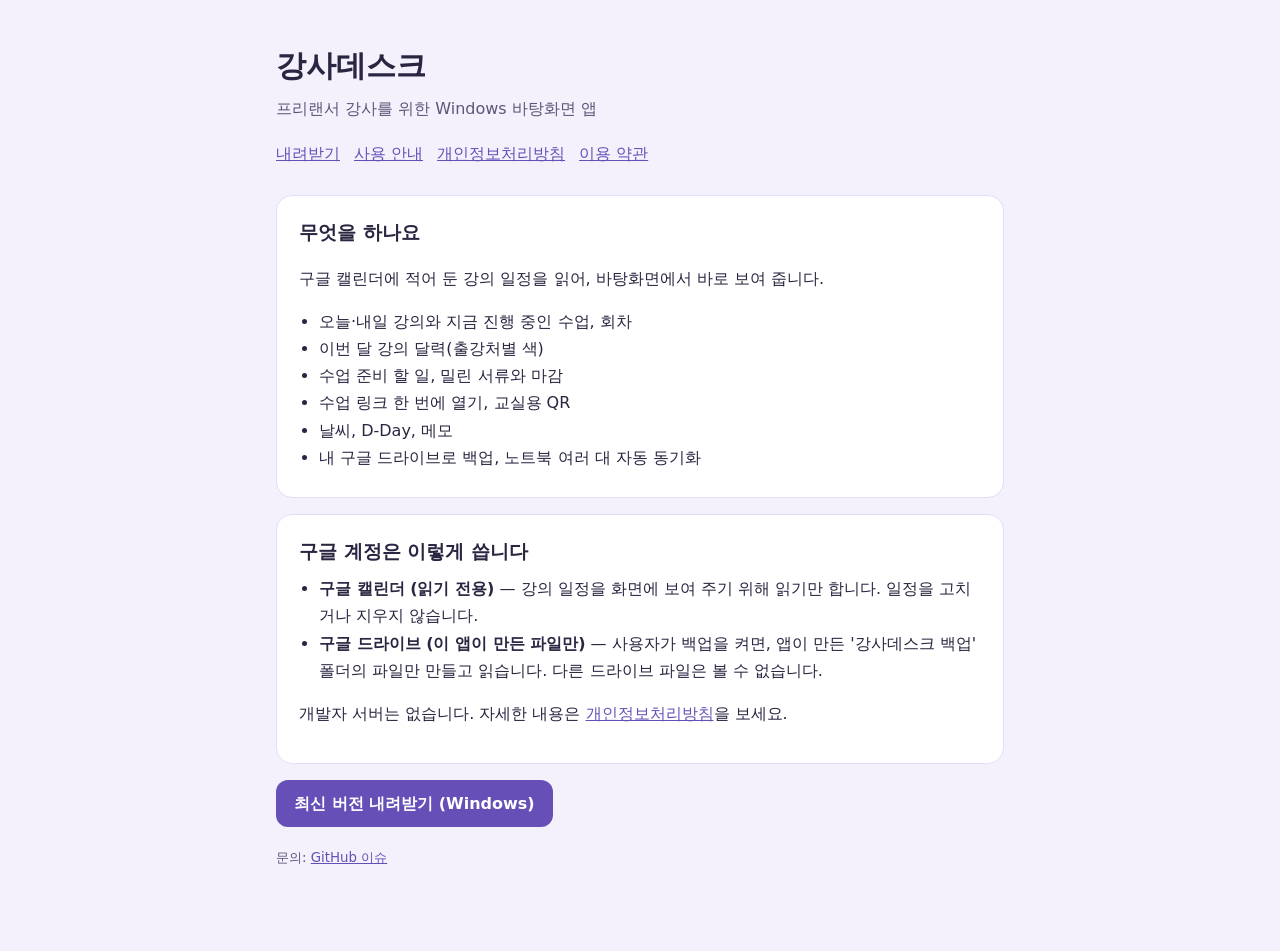
<file: index.html>
<!doctype html>
<html lang="ko">
<head>
<meta charset="utf-8">
<meta name="viewport" content="width=device-width, initial-scale=1">
<title>강사데스크</title>
<meta name="description" content="프리랜서 강사를 위한 Windows 바탕화면 앱">
<link rel="stylesheet" href="style.css">
</head>
<body>
<main>
  <header>
    <h1>강사데스크</h1>
    <p>프리랜서 강사를 위한 Windows 바탕화면 앱</p>
  </header>
  <nav>
    <a href="https://github.com/mascajs/kangsa-desk-releases/releases/latest">내려받기</a>
    <a href="https://github.com/mascajs/kangsa-desk-releases#readme">사용 안내</a>
    <a href="privacy.html">개인정보처리방침</a>
    <a href="terms.html">이용 약관</a>
  </nav>

  <section>
    <h2>무엇을 하나요</h2>
    <p>구글 캘린더에 적어 둔 강의 일정을 읽어, 바탕화면에서 바로 보여 줍니다.</p>
    <ul>
      <li>오늘·내일 강의와 지금 진행 중인 수업, 회차</li>
      <li>이번 달 강의 달력(출강처별 색)</li>
      <li>수업 준비 할 일, 밀린 서류와 마감</li>
      <li>수업 링크 한 번에 열기, 교실용 QR</li>
      <li>날씨, D-Day, 메모</li>
      <li>내 구글 드라이브로 백업, 노트북 여러 대 자동 동기화</li>
    </ul>
  </section>

  <section>
    <h2>구글 계정은 이렇게 씁니다</h2>
    <ul>
      <li><b>구글 캘린더 (읽기 전용)</b> — 강의 일정을 화면에 보여 주기 위해 읽기만 합니다. 일정을 고치거나 지우지 않습니다.</li>
      <li><b>구글 드라이브 (이 앱이 만든 파일만)</b> — 사용자가 백업을 켜면, 앱이 만든 '강사데스크 백업' 폴더의 파일만 만들고 읽습니다. 다른 드라이브 파일은 볼 수 없습니다.</li>
    </ul>
    <p>개발자 서버는 없습니다. 자세한 내용은 <a href="privacy.html">개인정보처리방침</a>을 보세요.</p>
  </section>

  <p><a class="btn" href="https://github.com/mascajs/kangsa-desk-releases/releases/latest">최신 버전 내려받기 (Windows)</a></p>
  <p><small>문의: <a href="https://github.com/mascajs/kangsa-desk-releases/issues">GitHub 이슈</a></small></p>
</main>
</body>
</html>
</file>
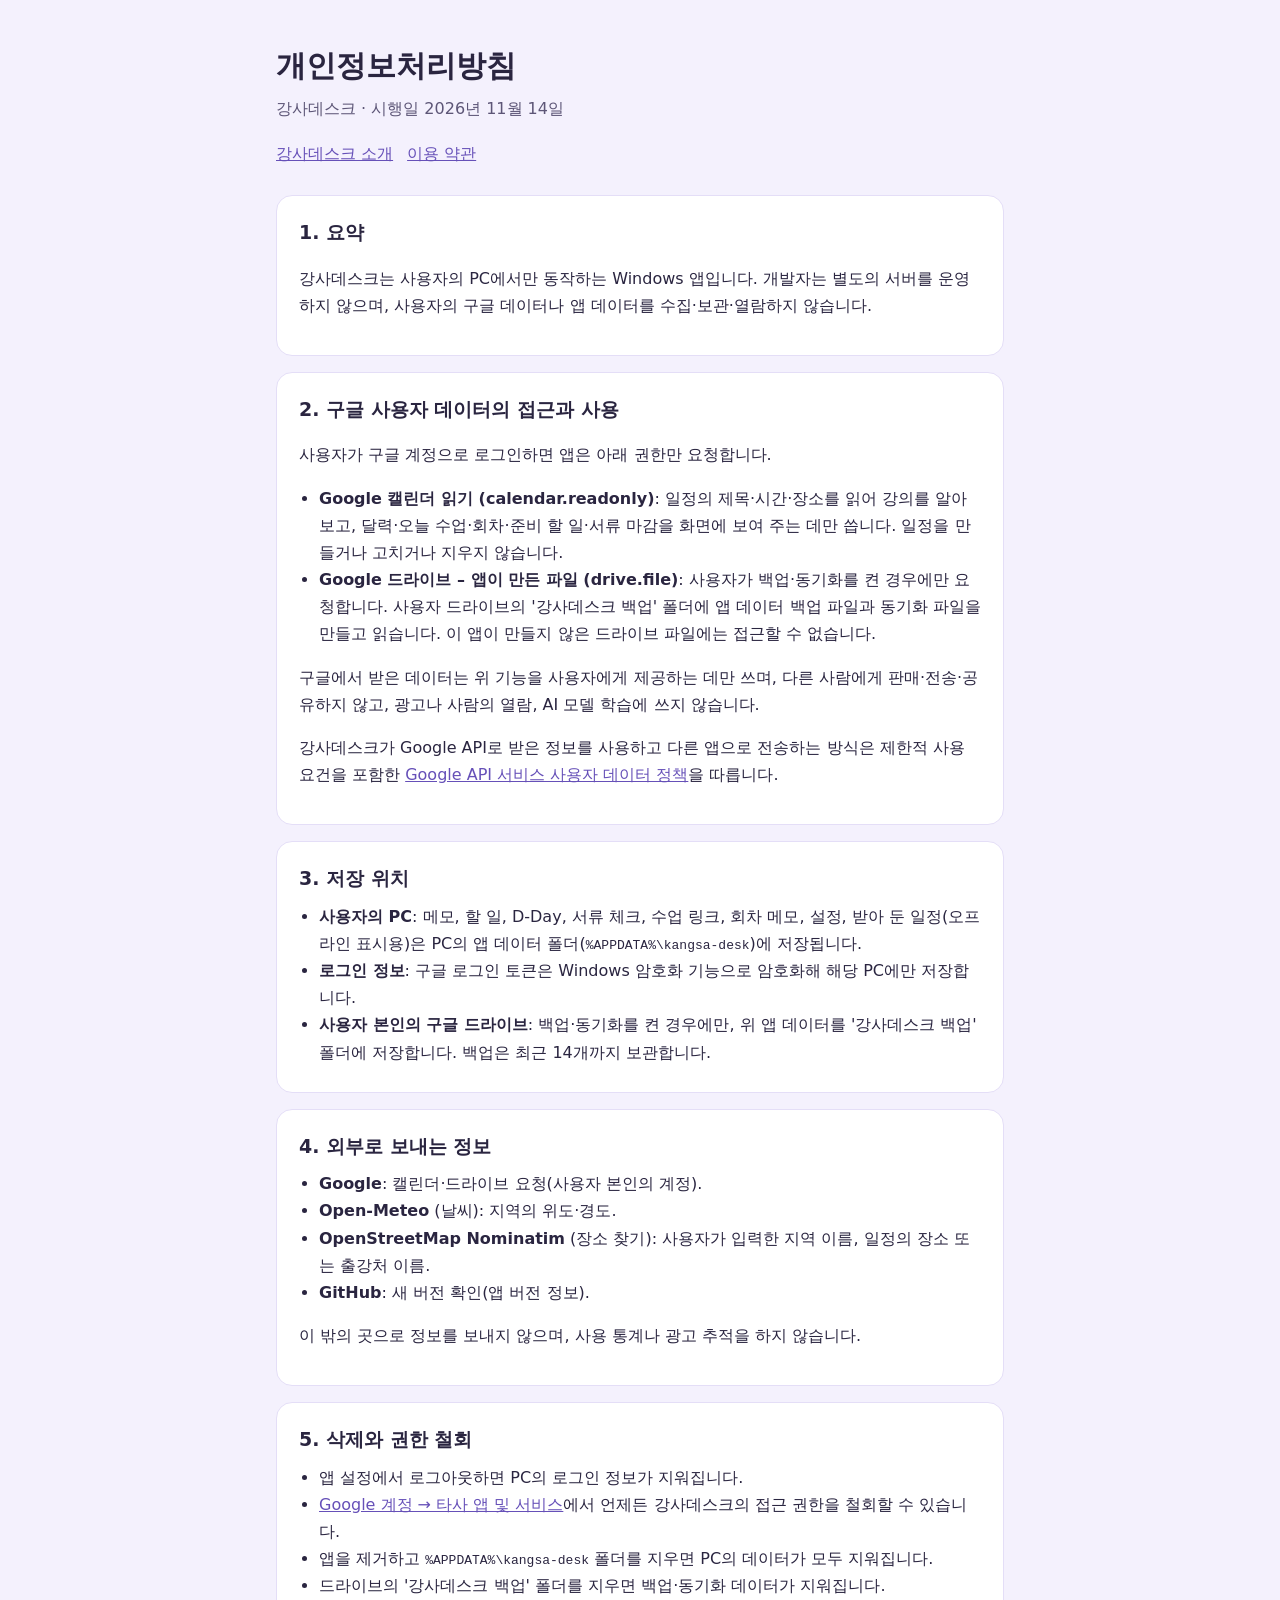
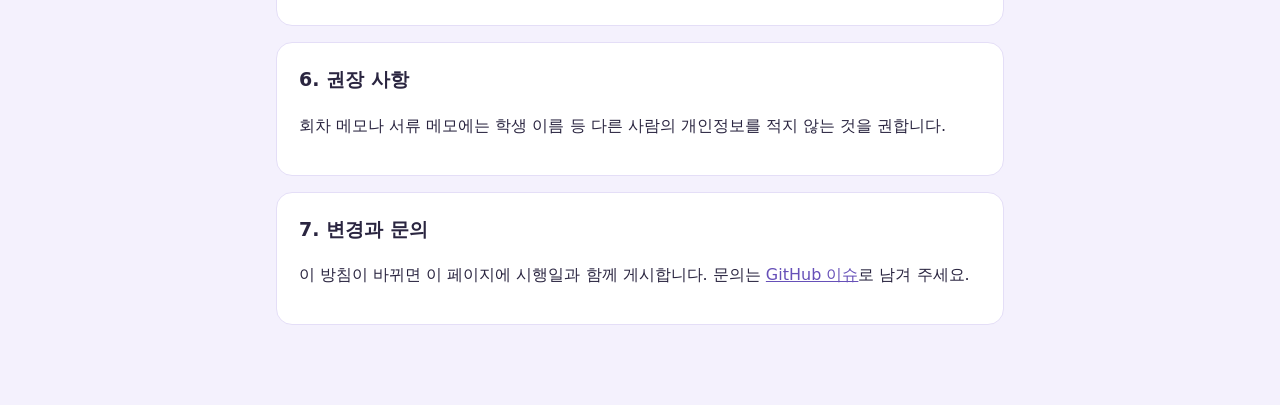
<file: privacy.html>
<!doctype html>
<html lang="ko">
<head>
<meta charset="utf-8">
<meta name="viewport" content="width=device-width, initial-scale=1">
<title>개인정보처리방침</title>
<meta name="description" content="강사데스크 개인정보처리방침">
<link rel="stylesheet" href="style.css">
</head>
<body>
<main>
  <header>
    <h1>개인정보처리방침</h1>
    <p>강사데스크 · 시행일 2026년 11월 14일</p>
  </header>
  <nav>
    <a href="./">강사데스크 소개</a>
    <a href="terms.html">이용 약관</a>
  </nav>

  <section>
    <h2>1. 요약</h2>
    <p>강사데스크는 사용자의 PC에서만 동작하는 Windows 앱입니다. 개발자는 별도의 서버를 운영하지 않으며, 사용자의 구글 데이터나 앱 데이터를 수집·보관·열람하지 않습니다.</p>
  </section>

  <section>
    <h2>2. 구글 사용자 데이터의 접근과 사용</h2>
    <p>사용자가 구글 계정으로 로그인하면 앱은 아래 권한만 요청합니다.</p>
    <ul>
      <li><b>Google 캘린더 읽기 (calendar.readonly)</b>: 일정의 제목·시간·장소를 읽어 강의를 알아보고, 달력·오늘 수업·회차·준비 할 일·서류 마감을 화면에 보여 주는 데만 씁니다. 일정을 만들거나 고치거나 지우지 않습니다.</li>
      <li><b>Google 드라이브 – 앱이 만든 파일 (drive.file)</b>: 사용자가 백업·동기화를 켠 경우에만 요청합니다. 사용자 드라이브의 '강사데스크 백업' 폴더에 앱 데이터 백업 파일과 동기화 파일을 만들고 읽습니다. 이 앱이 만들지 않은 드라이브 파일에는 접근할 수 없습니다.</li>
    </ul>
    <p>구글에서 받은 데이터는 위 기능을 사용자에게 제공하는 데만 쓰며, 다른 사람에게 판매·전송·공유하지 않고, 광고나 사람의 열람, AI 모델 학습에 쓰지 않습니다.</p>
    <p>강사데스크가 Google API로 받은 정보를 사용하고 다른 앱으로 전송하는 방식은 제한적 사용 요건을 포함한 <a href="https://developers.google.com/terms/api-services-user-data-policy">Google API 서비스 사용자 데이터 정책</a>을 따릅니다.</p>
  </section>

  <section>
    <h2>3. 저장 위치</h2>
    <ul>
      <li><b>사용자의 PC</b>: 메모, 할 일, D-Day, 서류 체크, 수업 링크, 회차 메모, 설정, 받아 둔 일정(오프라인 표시용)은 PC의 앱 데이터 폴더(<code>%APPDATA%\kangsa-desk</code>)에 저장됩니다.</li>
      <li><b>로그인 정보</b>: 구글 로그인 토큰은 Windows 암호화 기능으로 암호화해 해당 PC에만 저장합니다.</li>
      <li><b>사용자 본인의 구글 드라이브</b>: 백업·동기화를 켠 경우에만, 위 앱 데이터를 '강사데스크 백업' 폴더에 저장합니다. 백업은 최근 14개까지 보관합니다.</li>
    </ul>
  </section>

  <section>
    <h2>4. 외부로 보내는 정보</h2>
    <ul>
      <li><b>Google</b>: 캘린더·드라이브 요청(사용자 본인의 계정).</li>
      <li><b>Open-Meteo</b> (날씨): 지역의 위도·경도.</li>
      <li><b>OpenStreetMap Nominatim</b> (장소 찾기): 사용자가 입력한 지역 이름, 일정의 장소 또는 출강처 이름.</li>
      <li><b>GitHub</b>: 새 버전 확인(앱 버전 정보).</li>
    </ul>
    <p>이 밖의 곳으로 정보를 보내지 않으며, 사용 통계나 광고 추적을 하지 않습니다.</p>
  </section>

  <section>
    <h2>5. 삭제와 권한 철회</h2>
    <ul>
      <li>앱 설정에서 로그아웃하면 PC의 로그인 정보가 지워집니다.</li>
      <li><a href="https://myaccount.google.com/permissions">Google 계정 → 타사 앱 및 서비스</a>에서 언제든 강사데스크의 접근 권한을 철회할 수 있습니다.</li>
      <li>앱을 제거하고 <code>%APPDATA%\kangsa-desk</code> 폴더를 지우면 PC의 데이터가 모두 지워집니다.</li>
      <li>드라이브의 '강사데스크 백업' 폴더를 지우면 백업·동기화 데이터가 지워집니다.</li>
    </ul>
  </section>

  <section>
    <h2>6. 권장 사항</h2>
    <p>회차 메모나 서류 메모에는 학생 이름 등 다른 사람의 개인정보를 적지 않는 것을 권합니다.</p>
  </section>

  <section>
    <h2>7. 변경과 문의</h2>
    <p>이 방침이 바뀌면 이 페이지에 시행일과 함께 게시합니다. 문의는 <a href="https://github.com/mascajs/kangsa-desk-releases/issues">GitHub 이슈</a>로 남겨 주세요.</p>
  </section>
</main>
</body>
</html>
</file>
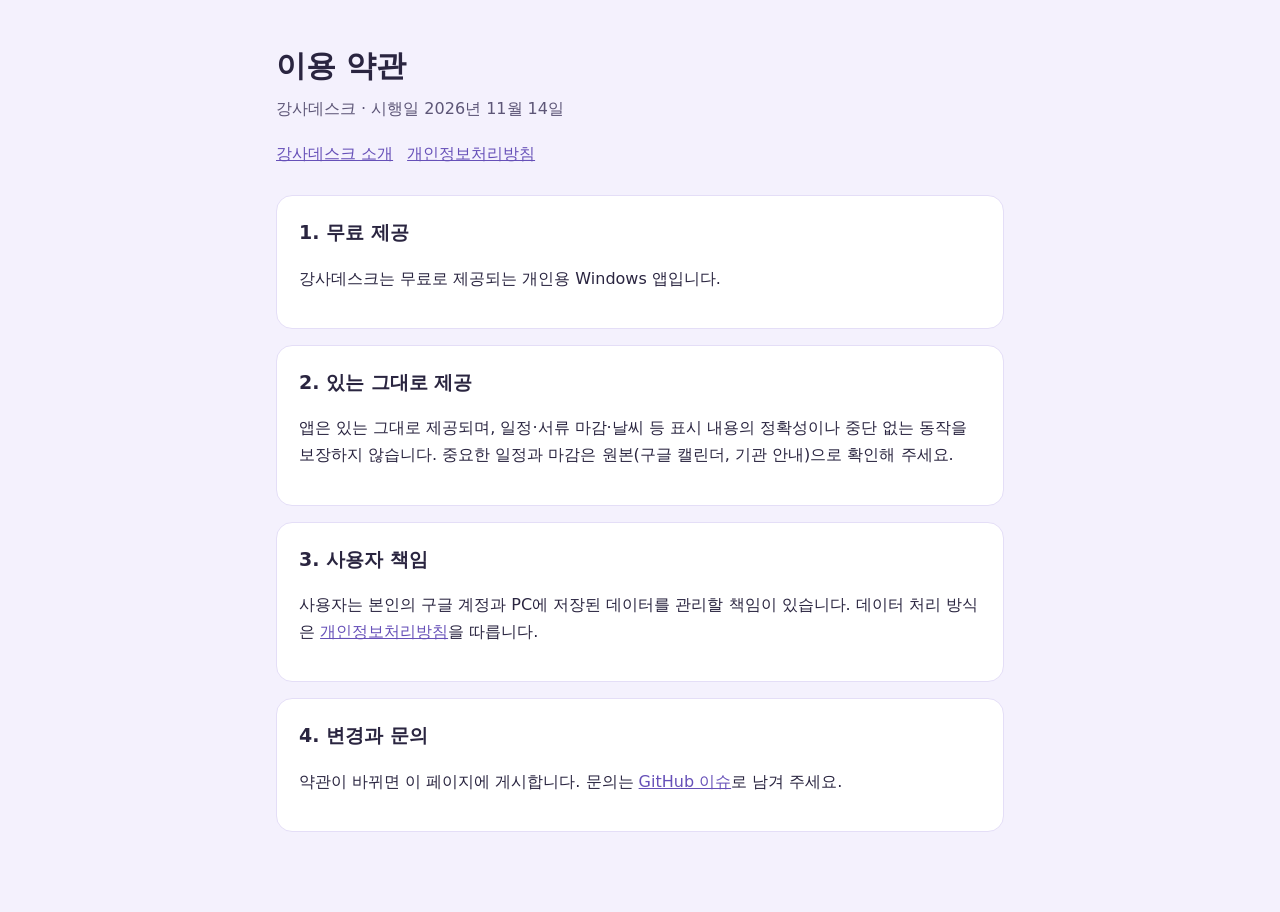
<file: terms.html>
<!doctype html>
<html lang="ko">
<head>
<meta charset="utf-8">
<meta name="viewport" content="width=device-width, initial-scale=1">
<title>이용 약관</title>
<meta name="description" content="강사데스크 이용 약관">
<link rel="stylesheet" href="style.css">
</head>
<body>
<main>
  <header>
    <h1>이용 약관</h1>
    <p>강사데스크 · 시행일 2026년 11월 14일</p>
  </header>
  <nav>
    <a href="./">강사데스크 소개</a>
    <a href="privacy.html">개인정보처리방침</a>
  </nav>
  <section>
    <h2>1. 무료 제공</h2>
    <p>강사데스크는 무료로 제공되는 개인용 Windows 앱입니다.</p>
  </section>
  <section>
    <h2>2. 있는 그대로 제공</h2>
    <p>앱은 있는 그대로 제공되며, 일정·서류 마감·날씨 등 표시 내용의 정확성이나 중단 없는 동작을 보장하지 않습니다. 중요한 일정과 마감은 원본(구글 캘린더, 기관 안내)으로 확인해 주세요.</p>
  </section>
  <section>
    <h2>3. 사용자 책임</h2>
    <p>사용자는 본인의 구글 계정과 PC에 저장된 데이터를 관리할 책임이 있습니다. 데이터 처리 방식은 <a href="privacy.html">개인정보처리방침</a>을 따릅니다.</p>
  </section>
  <section>
    <h2>4. 변경과 문의</h2>
    <p>약관이 바뀌면 이 페이지에 게시합니다. 문의는 <a href="https://github.com/mascajs/kangsa-desk-releases/issues">GitHub 이슈</a>로 남겨 주세요.</p>
  </section>
</main>
</body>
</html>
</file>
<file: style.css>
:root {
  --bg: #f4f1fd;
  --card: #ffffff;
  --text: #2a2540;
  --text-2: #5d5677;
  --accent: #6650b8;
  --line: #e4def7;
}
@media (prefers-color-scheme: dark) {
  :root {
    --bg: #1c1928;
    --card: #262236;
    --text: #ece9f7;
    --text-2: #b4adcc;
    --accent: #b3a4f0;
    --line: #3a3450;
  }
}
* { box-sizing: border-box; }
body {
  margin: 0;
  background: var(--bg);
  color: var(--text);
  font-family: 'Pretendard', 'Malgun Gothic', system-ui, sans-serif;
  line-height: 1.7;
}
main {
  max-width: 760px;
  margin: 0 auto;
  padding: 40px 16px 64px;
}
header h1 { margin: 0 0 4px; font-size: 30px; }
header p { margin: 0; color: var(--text-2); }
nav { margin: 18px 0 28px; display: flex; gap: 14px; flex-wrap: wrap; }
a { color: var(--accent); }
section {
  background: var(--card);
  border: 1px solid var(--line);
  border-radius: 16px;
  padding: 20px 22px;
  margin-bottom: 16px;
}
h2 { margin: 0 0 8px; font-size: 19px; }
ul { padding-left: 20px; margin: 6px 0; }
.btn {
  display: inline-block;
  padding: 10px 18px;
  border-radius: 12px;
  background: var(--accent);
  color: #fff;
  font-weight: 700;
  text-decoration: none;
}
@media (prefers-color-scheme: dark) { .btn { color: #1c1928; } }
small { color: var(--text-2); }
</file>
